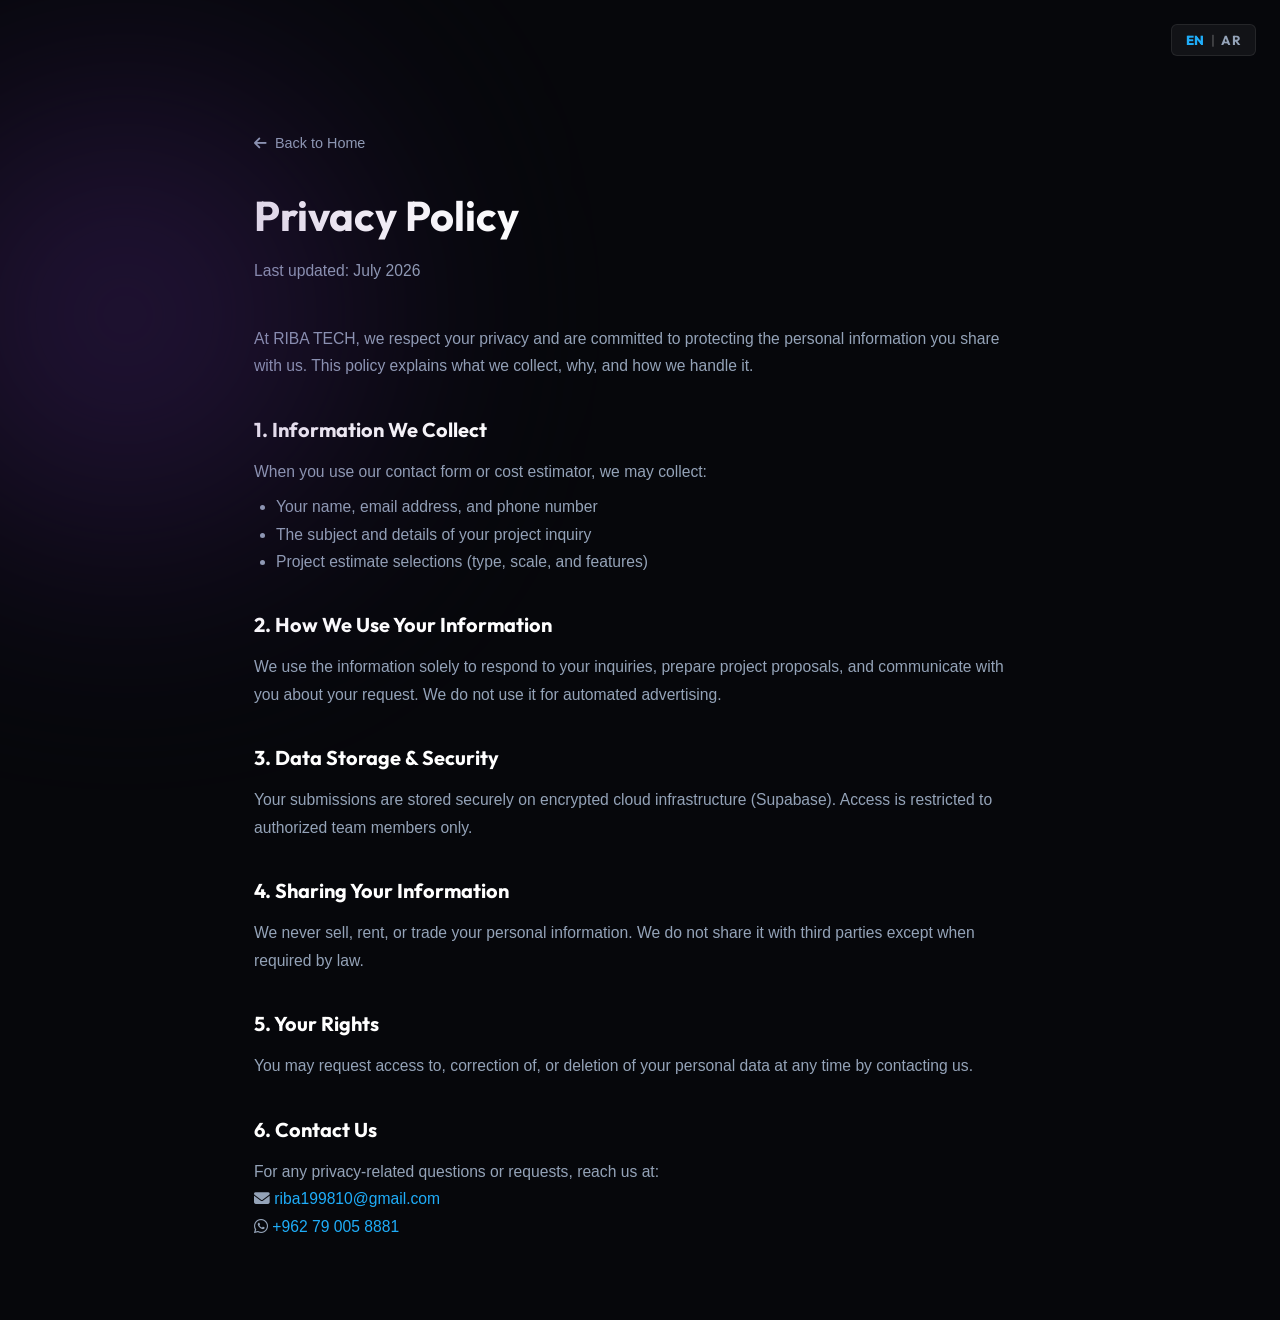
<file: privacy.html>
<!DOCTYPE html>
<html lang="en" dir="ltr" data-lang="en">
<head>
    <meta charset="UTF-8">
    <meta name="viewport" content="width=device-width, initial-scale=1.0">
    <meta name="robots" content="noindex">
    <meta name="description" content="RIBA TECH Privacy Policy — how we collect, use, and protect your data.">
    <title>Privacy Policy — RIBA TECH</title>

    <link rel="icon" type="image/svg+xml" href="assets/logo.svg">
    <link rel="preconnect" href="https://fonts.googleapis.com">
    <link rel="preconnect" href="https://fonts.gstatic.com" crossorigin>
    <link href="https://fonts.googleapis.com/css2?family=Cairo:wght@300;400;500;600;700;800;900&family=Outfit:wght@300;400;500;600;700;800&display=swap" rel="stylesheet">
    <link rel="stylesheet" href="https://cdnjs.cloudflare.com/ajax/libs/font-awesome/6.4.0/css/all.min.css">
    <link rel="stylesheet" href="style.css">
    <style>
        .legal-wrap { max-width: 820px; margin: 0 auto; padding: 130px 24px 80px; }
        .legal-back { display: inline-flex; align-items: center; gap: 8px; color: var(--txt-muted); text-decoration: none; font-size: 0.9rem; margin-bottom: 28px; transition: var(--transition-fast); }
        .legal-back:hover { color: var(--clr-accent-glow); }
        .legal-wrap h1 { font-family: var(--font-heading); font-size: clamp(1.8rem, 4vw, 2.6rem); color: var(--txt-bright); margin-bottom: 8px; }
        .legal-updated { color: var(--txt-muted); font-size: 0.85rem; margin-bottom: 40px; }
        .legal-wrap h2 { font-family: var(--font-heading); font-size: 1.25rem; color: var(--txt-bright); margin: 34px 0 12px; }
        .legal-wrap p, .legal-wrap li { color: var(--txt-muted); line-height: 1.75; font-size: 0.98rem; }
        .legal-wrap ul { padding-left: 22px; margin: 8px 0; }
        [dir="rtl"] .legal-wrap ul { padding-left: 0; padding-right: 22px; }
        [dir="rtl"] .legal-wrap { text-align: right; }
        .legal-lang-toggle { position: fixed; top: 24px; right: 24px; z-index: 100; }
        [dir="rtl"] .legal-lang-toggle { right: auto; left: 24px; }
    </style>
</head>
<body data-lang="en" class="dark-theme">
    <div class="glow-orb orb-1"></div>
    <div class="glow-orb orb-2"></div>

    <button class="lang-toggle legal-lang-toggle" id="lang-toggle" aria-label="Toggle Language">
        <span class="lang-option active-lang" id="lang-en-label">EN</span>
        <span class="lang-divider">|</span>
        <span class="lang-option" id="lang-ar-label">AR</span>
    </button>

    <div class="legal-wrap">
        <a href="index.html" class="legal-back"><i class="fa-solid fa-arrow-left"></i> <span data-en="Back to Home" data-ar="العودة للرئيسية">Back to Home</span></a>

        <h1 data-en="Privacy Policy" data-ar="سياسة الخصوصية">Privacy Policy</h1>
        <p class="legal-updated" data-en="Last updated: July 2026" data-ar="آخر تحديث: تموز 2026">Last updated: July 2026</p>

        <p data-en="At RIBA TECH, we respect your privacy and are committed to protecting the personal information you share with us. This policy explains what we collect, why, and how we handle it." data-ar="في ريبا تيك، نحترم خصوصيتك ونلتزم بحماية المعلومات الشخصية التي تشاركها معنا. توضّح هذه السياسة ما نجمعه، ولماذا، وكيف نتعامل معه.">At RIBA TECH, we respect your privacy and are committed to protecting the personal information you share with us. This policy explains what we collect, why, and how we handle it.</p>

        <h2 data-en="1. Information We Collect" data-ar="١. المعلومات التي نجمعها">1. Information We Collect</h2>
        <p data-en="When you use our contact form or cost estimator, we may collect:" data-ar="عند استخدامك لنموذج التواصل أو حاسبة التكلفة، قد نجمع:">When you use our contact form or cost estimator, we may collect:</p>
        <ul>
            <li data-en="Your name, email address, and phone number" data-ar="اسمك، بريدك الإلكتروني، ورقم هاتفك">Your name, email address, and phone number</li>
            <li data-en="The subject and details of your project inquiry" data-ar="موضوع وتفاصيل استفسارك حول المشروع">The subject and details of your project inquiry</li>
            <li data-en="Project estimate selections (type, scale, and features)" data-ar="اختيارات تقدير المشروع (النوع، الحجم، والمميزات)">Project estimate selections (type, scale, and features)</li>
        </ul>

        <h2 data-en="2. How We Use Your Information" data-ar="٢. كيف نستخدم معلوماتك">2. How We Use Your Information</h2>
        <p data-en="We use the information solely to respond to your inquiries, prepare project proposals, and communicate with you about your request. We do not use it for automated advertising." data-ar="نستخدم المعلومات فقط للرد على استفساراتك، وإعداد عروض المشاريع، والتواصل معك بخصوص طلبك. لا نستخدمها لأي إعلانات آلية.">We use the information solely to respond to your inquiries, prepare project proposals, and communicate with you about your request. We do not use it for automated advertising.</p>

        <h2 data-en="3. Data Storage & Security" data-ar="٣. تخزين البيانات وأمانها">3. Data Storage & Security</h2>
        <p data-en="Your submissions are stored securely on encrypted cloud infrastructure (Supabase). Access is restricted to authorized team members only." data-ar="تُخزَّن بياناتك بشكل آمن على بنية تحتية سحابية مشفّرة (Supabase). الوصول إليها مقتصر على أعضاء الفريق المصرّح لهم فقط.">Your submissions are stored securely on encrypted cloud infrastructure (Supabase). Access is restricted to authorized team members only.</p>

        <h2 data-en="4. Sharing Your Information" data-ar="٤. مشاركة معلوماتك">4. Sharing Your Information</h2>
        <p data-en="We never sell, rent, or trade your personal information. We do not share it with third parties except when required by law." data-ar="لا نبيع أو نؤجّر أو نتاجر بمعلوماتك الشخصية أبداً. ولا نشاركها مع أي طرف ثالث إلا عند الضرورة القانونية.">We never sell, rent, or trade your personal information. We do not share it with third parties except when required by law.</p>

        <h2 data-en="5. Your Rights" data-ar="٥. حقوقك">5. Your Rights</h2>
        <p data-en="You may request access to, correction of, or deletion of your personal data at any time by contacting us." data-ar="يمكنك طلب الوصول إلى بياناتك الشخصية أو تصحيحها أو حذفها في أي وقت عبر التواصل معنا.">You may request access to, correction of, or deletion of your personal data at any time by contacting us.</p>

        <h2 data-en="6. Contact Us" data-ar="٦. تواصل معنا">6. Contact Us</h2>
        <p data-en="For any privacy-related questions or requests, reach us at:" data-ar="لأي أسئلة أو طلبات تتعلق بالخصوصية، تواصل معنا عبر:">For any privacy-related questions or requests, reach us at:</p>
        <p>
            <i class="fa-solid fa-envelope"></i> <a href="mailto:riba199810@gmail.com" style="color:var(--clr-accent-glow);text-decoration:none">riba199810@gmail.com</a><br>
            <i class="fa-brands fa-whatsapp"></i> <a href="https://wa.me/962790058881" target="_blank" rel="noopener" style="color:var(--clr-accent-glow);text-decoration:none">+962 79 005 8881</a>
        </p>
    </div>

    <script>
        (function () {
            const toggle = document.getElementById('lang-toggle');
            let lang = localStorage.getItem('riba_lang') || 'en';
            function apply(l) {
                lang = l;
                localStorage.setItem('riba_lang', l);
                const html = document.documentElement;
                html.setAttribute('lang', l);
                html.setAttribute('dir', l === 'ar' ? 'rtl' : 'ltr');
                document.body.setAttribute('data-lang', l);
                document.body.classList.toggle('arabic-mode', l === 'ar');
                document.querySelectorAll('[data-en],[data-ar]').forEach(el => {
                    const t = el.getAttribute('data-' + l);
                    if (t && el.children.length === 0) el.textContent = t;
                });
                document.getElementById('lang-en-label').classList.toggle('active-lang', l === 'en');
                document.getElementById('lang-ar-label').classList.toggle('active-lang', l === 'ar');
            }
            toggle.addEventListener('click', () => apply(lang === 'en' ? 'ar' : 'en'));
            apply(lang);
        })();
    </script>
</body>
</html>
</file>
<file: style.css>
/* ==========================================================================
   RIBA TECH - PREMIUM STYLE SHEET
   Custom-tailored modern layout with dark glassmorphism & brand color gradients
   Colors: Deep Purple (#5E2B8E) & Electric Blue (#0B6A9F)
   ========================================================================== */

/* --------------------------------------------------------------------------
   1. VARIABLES & RESET
   -------------------------------------------------------------------------- */
:root {
    /* Brand HSL Colors */
    --clr-primary-hue: 268;
    --clr-primary-sat: 53%;
    --clr-primary-light: 36%;
    --clr-primary: hsl(var(--clr-primary-hue), var(--clr-primary-sat), var(--clr-primary-light)); /* #5E2B8E */
    --clr-primary-glow: hsl(var(--clr-primary-hue), 85%, 60%);

    --clr-accent-hue: 201;
    --clr-accent-sats: 87%;
    --clr-accent-light: 33%;
    --clr-accent: hsl(var(--clr-accent-hue), var(--clr-accent-sat), var(--clr-accent-light)); /* #0B6A9F */
    --clr-accent-glow: hsl(var(--clr-accent-hue), 95%, 55%);

    /* Gradients */
    --grad-primary: linear-gradient(135deg, var(--clr-primary) 0%, var(--clr-accent) 100%);
    --grad-glow: linear-gradient(135deg, var(--clr-primary-glow) 0%, var(--clr-accent-glow) 100%);
    --grad-dark-card: linear-gradient(135deg, rgba(255, 255, 255, 0.95) 0%, rgba(240, 245, 255, 0.95) 100%);

    /* Theme Base - LIGHT CREAM THEME BY DEFAULT */
    --bg-dark-base: #FAF6EE; /* Light warm cream background */
    --bg-dark-card: rgba(255, 255, 255, 0.85);
    --bg-dark-card-hover: rgba(255, 255, 255, 0.98);

    /* Typography Colors */
    --txt-main: #334155; /* Slate 700 */
    --txt-muted: #64748B; /* Slate 500 */
    --txt-bright: #0F172A; /* Slate 900 */

    /* Borders & Shadows */
    --border-glass: rgba(94, 43, 142, 0.08);
    --border-glass-glow: rgba(123, 44, 191, 0.2);
    --shadow-premium: 0 15px 35px rgba(94, 43, 142, 0.08);
    --shadow-glow: 0 0 25px rgba(94, 43, 142, 0.12);

    /* Fonts */
    --font-heading: 'Outfit', sans-serif;
    --font-body: 'Inter', sans-serif;

    /* Transitions */
    --transition-fast: 0.25s cubic-bezier(0.4, 0, 0.2, 1);
    --transition-medium: 0.45s cubic-bezier(0.4, 0, 0.2, 1);
}

body.dark-theme {
    /* Theme Base - DARK THEME OVERRIDES */
    --grad-dark-card: linear-gradient(135deg, rgba(30, 20, 45, 0.4) 0%, rgba(10, 25, 40, 0.4) 100%);
    --bg-dark-base: #06070B;
    --bg-dark-card: rgba(16, 17, 24, 0.65);
    --bg-dark-card-hover: rgba(25, 26, 38, 0.8);

    /* Typography Colors */
    --txt-main: #E2E8F0;
    --txt-muted: #94A3B8;
    --txt-bright: #FFFFFF;

    /* Borders & Shadows */
    --border-glass: rgba(255, 255, 255, 0.08);
    --border-glass-glow: rgba(123, 44, 191, 0.35);
    --shadow-premium: 0 15px 35px rgba(0, 0, 0, 0.4);
    --shadow-glow: 0 0 25px rgba(94, 43, 142, 0.25);
}

* {
    margin: 0;
    padding: 0;
    box-sizing: border-box;
    scroll-behavior: smooth;
}

body {
    background-color: var(--bg-dark-base);
    color: var(--txt-main);
    font-family: var(--font-body);
    font-size: 16px;
    line-height: 1.6;
    overflow-x: hidden;
}

html {
    /* Keep anchored sections clear of the fixed header */
    scroll-padding-top: 96px;
    /* body's overflow-x propagates to the viewport, so the glow orbs
       hanging off-screen widen the mobile layout — clip on html too */
    overflow-x: hidden;
}

img {
    max-width: 100%;
    height: auto;
}

/* Custom Scrollbar */
::-webkit-scrollbar {
    width: 8px;
}
::-webkit-scrollbar-track {
    background: var(--bg-dark-base);
}
::-webkit-scrollbar-thumb {
    background: rgba(255, 255, 255, 0.1);
    border-radius: 4px;
}
::-webkit-scrollbar-thumb:hover {
    background: var(--grad-primary);
}

/* --------------------------------------------------------------------------
   2. UTILITIES & TYPOGRAPHY
   -------------------------------------------------------------------------- */
.container {
    width: 100%;
    max-width: 1200px;
    margin: 0 auto;
    padding: 0 24px;
}

.section-padding {
    padding: clamp(60px, 9vw, 100px) 0;
}

.text-center {
    text-align: center;
}

.text-gradient {
    background: var(--grad-glow);
    -webkit-background-clip: text;
    -webkit-text-fill-color: transparent;
    display: inline-block;
}

.accent-text {
    color: var(--clr-accent-glow);
}

/* Custom Badges */
.badge {
    display: inline-flex;
    align-items: center;
    gap: 8px;
    background: rgba(94, 43, 142, 0.15);
    border: 1px solid rgba(123, 44, 191, 0.3);
    padding: 6px 14px;
    border-radius: 100px;
    margin-bottom: 20px;
}

.badge-dot {
    width: 8px;
    height: 8px;
    background-color: var(--clr-accent-glow);
    border-radius: 50%;
    box-shadow: 0 0 10px var(--clr-accent-glow);
    animation: pulse 1.8s infinite;
}

.badge-text {
    color: #F1F5F9;
    font-size: 0.85rem;
    font-weight: 600;
    text-transform: uppercase;
    letter-spacing: 1px;
}

@keyframes pulse {
    0% { transform: scale(0.9); opacity: 0.7; }
    50% { transform: scale(1.1); opacity: 1; }
    100% { transform: scale(0.9); opacity: 0.7; }
}

/* Glow Background Orbs — clipped so they never cause horizontal overflow */
.bg-orbs {
    position: fixed;
    inset: 0;
    overflow: hidden;
    z-index: -1;
    pointer-events: none;
}

.glow-orb {
    position: absolute;
    width: 450px;
    height: 450px;
    border-radius: 50%;
    filter: blur(130px);
    pointer-events: none;
    opacity: 0.35;
}

.orb-1 {
    background: var(--clr-primary);
    top: 10%;
    left: -100px;
    animation: float-orb 15s infinite alternate;
}

.orb-2 {
    background: var(--clr-accent);
    top: 50%;
    right: -100px;
    animation: float-orb 12s infinite alternate-reverse;
}

@keyframes float-orb {
    0% { transform: translate(0, 0) scale(1); }
    100% { transform: translate(50px, 30px) scale(1.15); }
}

/* Header Text Blocks */
.section-header {
    margin-bottom: 60px;
}

.section-title {
    font-family: var(--font-heading);
    font-size: clamp(1.7rem, 3vw + 0.9rem, 2.8rem);
    font-weight: 700;
    line-height: 1.2;
    margin-bottom: 16px;
    color: var(--txt-bright);
}

.section-subtitle {
    color: var(--txt-muted);
    font-size: 1.15rem;
    max-width: 600px;
    margin: 0 auto;
}

/* Buttons */
.btn {
    display: inline-flex;
    align-items: center;
    justify-content: center;
    gap: 10px;
    padding: 14px 28px;
    border-radius: 8px;
    font-family: var(--font-heading);
    font-size: 0.95rem;
    font-weight: 600;
    text-decoration: none;
    cursor: pointer;
    transition: var(--transition-fast);
    border: none;
}

.btn-primary {
    background: var(--grad-primary);
    color: var(--txt-bright);
    box-shadow: var(--shadow-glow);
    position: relative;
    overflow: hidden;
}

.btn-primary::before {
    content: '';
    position: absolute;
    top: 0;
    left: -100%;
    width: 100%;
    height: 100%;
    background: linear-gradient(90deg, transparent, rgba(255, 255, 255, 0.15), transparent);
    transition: 0.5s;
}

.btn-primary:hover {
    box-shadow: 0 0 30px rgba(123, 44, 191, 0.5);
    transform: translateY(-2px);
}

.btn-primary:hover::before {
    left: 100%;
}

.btn-secondary {
    background: rgba(255, 255, 255, 0.05);
    color: var(--txt-main);
    border: 1px solid var(--border-glass);
}

.btn-secondary:hover {
    background: rgba(255, 255, 255, 0.1);
    color: var(--txt-bright);
    border-color: rgba(255, 255, 255, 0.2);
    transform: translateY(-2px);
}

.btn-nav {
    padding: 10px 20px;
    font-size: 0.85rem;
    background: transparent;
    color: var(--txt-bright);
    border: 1px solid var(--clr-accent-glow);
    box-shadow: 0 0 10px rgba(11, 106, 159, 0.2);
}

.btn-nav:hover {
    background: var(--clr-accent-glow);
    color: var(--bg-dark-base);
    box-shadow: 0 0 18px rgba(11, 106, 159, 0.5);
}

.btn-block {
    width: 100%;
}

.btn-lg {
    padding: 16px 32px;
    font-size: 1.05rem;
}

.icon-btn {
    transition: var(--transition-fast);
}

.btn:hover .icon-btn {
    transform: translateX(4px);
}

/* --------------------------------------------------------------------------
   3. HEADER & NAVIGATION
   -------------------------------------------------------------------------- */
.main-header {
    position: fixed;
    top: 0;
    left: 0;
    width: 100%;
    height: 80px;
    display: flex;
    align-items: center;
    background: rgba(6, 7, 11, 0.65);
    backdrop-filter: blur(16px);
    -webkit-backdrop-filter: blur(16px);
    border-bottom: 1px solid var(--border-glass);
    z-index: 1000;
    transition: var(--transition-fast);
}

.main-header.scrolled {
    height: 70px;
    background: rgba(6, 7, 11, 0.85);
    box-shadow: var(--shadow-premium);
}

.navbar-container {
    display: flex;
    align-items: center;
    justify-content: space-between;
    gap: 24px;
}

.logo {
    display: flex;
    align-items: center;
    gap: 12px;
    text-decoration: none;
    flex-shrink: 0;
}

.logo-img {
    height: 42px;
    width: 42px;
    border-radius: 8px;
    object-fit: cover;
    border: 1px solid var(--border-glass-glow);
    box-shadow: 0 0 8px rgba(123, 44, 191, 0.3);
}

.logo-text {
    font-family: var(--font-heading);
    font-size: 1.5rem;
    font-weight: 800;
    letter-spacing: 1.5px;
    color: var(--txt-bright);
}

.nav-menu {
    display: flex;
    align-items: center;
    justify-content: center;
    flex: 1;
}

.nav-list {
    display: flex;
    list-style: none;
    gap: 24px;
    margin: 0;
    padding: 0;
}

.nav-link {
    text-decoration: none;
    color: var(--txt-muted);
    font-size: 0.95rem;
    font-weight: 500;
    transition: var(--transition-fast);
    position: relative;
    padding: 6px 0;
}

.nav-link::after {
    content: '';
    position: absolute;
    bottom: 0;
    left: 0;
    width: 0;
    height: 2px;
    background: var(--grad-glow);
    transition: var(--transition-fast);
}

.nav-link:hover,
.nav-link.active {
    color: var(--txt-bright);
}

.nav-link:hover::after,
.nav-link.active::after {
    width: 100%;
}

.nav-actions {
    display: flex;
    align-items: center;
    gap: 16px;
}

/* Header Search Box */
.header-search-box {
    position: relative;
    display: flex;
    align-items: center;
    background: rgba(255, 255, 255, 0.05);
    border: 1px solid var(--border-glass);
    border-radius: 100px;
    padding: 6px 14px 6px 36px;
    transition: var(--transition-fast);
}
.header-search-box:focus-within {
    border-color: var(--clr-primary-glow);
    background: rgba(255, 255, 255, 0.1);
}
.header-search-box input {
    background: transparent;
    border: none;
    outline: none;
    font-size: 0.82rem;
    color: var(--txt-bright);
    width: 120px;
    transition: width 0.3s;
}
.header-search-box input:focus {
    width: 160px;
}
.header-search-box i {
    position: absolute;
    left: 12px;
    font-size: 0.85rem;
    color: var(--txt-muted);
    pointer-events: none;
}
[dir="rtl"] .header-search-box {
    padding: 6px 36px 6px 14px;
}
[dir="rtl"] .header-search-box i {
    left: auto;
    right: 12px;
}

/* Hero Logo Display */
.hero-logo-display {
    width: 100%;
    height: 260px;
    display: flex;
    align-items: center;
    justify-content: center;
    background: radial-gradient(circle, rgba(123, 44, 191, 0.05) 0%, transparent 70%);
    position: relative;
    border-bottom: 1px solid var(--border-glass);
}
.hero-circuit-logo {
    width: 70%;
    height: 70%;
    object-fit: contain;
    filter: drop-shadow(0 0 15px rgba(123, 44, 191, 0.25));
    animation: float-logo 4s infinite alternate;
}
@keyframes float-logo {
    0% { transform: translateY(0); }
    100% { transform: translateY(-8px); }
}

.mobile-nav-toggle {
    display: none;
    flex-direction: column;
    justify-content: space-between;
    width: 24px;
    height: 18px;
    background: transparent;
    border: none;
    cursor: pointer;
    z-index: 1100;
}

.mobile-nav-toggle .bar {
    width: 100%;
    height: 2px;
    background-color: var(--txt-main);
    border-radius: 2px;
    transition: var(--transition-fast);
}

/* --------------------------------------------------------------------------
   4. HERO SECTION
   -------------------------------------------------------------------------- */
.hero-section {
    position: relative;
    padding: clamp(120px, 16vw, 180px) 0 clamp(60px, 9vw, 100px) 0;
    min-height: 100vh;
    min-height: 100svh;
    display: flex;
    align-items: center;
    overflow: hidden;
}

.hero-canvas {
    position: absolute;
    top: 0;
    left: 0;
    width: 100%;
    height: 100%;
    z-index: 0;
    pointer-events: all;
    opacity: 0.45;
}

.hero-container {
    position: relative;
    z-index: 10;
    display: grid;
    grid-template-columns: 1.1fr 0.9fr;
    align-items: center;
    gap: 48px;
}

.hero-content {
    max-width: 620px;
}

.hero-title {
    font-family: var(--font-heading);
    font-size: clamp(2rem, 3.2vw + 1.1rem, 3.4rem);
    font-weight: 800;
    line-height: 1.15;
    margin-bottom: 24px;
    color: var(--txt-bright);
    letter-spacing: -0.5px;
}

.hero-description {
    color: var(--txt-muted);
    font-size: 1.15rem;
    line-height: 1.65;
    margin-bottom: 36px;
}

.hero-actions {
    display: flex;
    gap: 16px;
}

.hero-graphic-wrapper {
    display: flex;
    justify-content: center;
    align-items: center;
    perspective: 1000px;
}

.hero-card {
    position: relative;
    width: 100%;
    max-width: 460px;
    border-radius: 16px;
    overflow: hidden;
    background: var(--bg-dark-card);
    border: 1px solid var(--border-glass);
    box-shadow: var(--shadow-premium);
    transition: var(--transition-medium);
    transform-style: preserve-3d;
}

.hero-card:hover {
    transform: translateY(-8px) rotateX(2deg) rotateY(-2deg);
    border-color: var(--border-glass-glow);
    box-shadow: 0 20px 45px rgba(123, 44, 191, 0.15);
}

.card-glow {
    position: absolute;
    top: -50%;
    left: -50%;
    width: 200%;
    height: 200%;
    background: radial-gradient(circle, rgba(123, 44, 191, 0.15) 0%, transparent 60%);
    pointer-events: none;
    z-index: 1;
}

.hero-card-banner {
    width: 100%;
    height: 260px;
    object-fit: cover;
    display: block;
    border-bottom: 1px solid var(--border-glass);
}

.card-overlay-content {
    padding: 24px;
    background: var(--grad-dark-card);
    position: relative;
    z-index: 2;
}

.stat-badge {
    display: flex;
    align-items: center;
    gap: 14px;
    background: rgba(255, 255, 255, 0.03);
    border: 1px solid var(--border-glass);
    padding: 12px 18px;
    border-radius: 12px;
    margin-bottom: 16px;
}

.stat-icon {
    font-size: 1.3rem;
    color: var(--clr-accent-glow);
    background: rgba(11, 106, 159, 0.15);
    width: 40px;
    height: 40px;
    border-radius: 8px;
    display: flex;
    align-items: center;
    justify-content: center;
    box-shadow: 0 0 10px rgba(11, 106, 159, 0.2);
}

.stat-info {
    display: flex;
    flex-direction: column;
}

.stat-val {
    font-family: var(--font-heading);
    font-weight: 700;
    font-size: 1.15rem;
    color: var(--txt-bright);
}

.stat-lbl {
    font-size: 0.75rem;
    color: var(--txt-muted);
}

.tech-stack-icons {
    display: flex;
    flex-wrap: wrap;
    gap: 8px;
}

.tech-tag {
    font-size: 0.75rem;
    font-weight: 600;
    background: rgba(255, 255, 255, 0.05);
    border: 1px solid var(--border-glass);
    padding: 4px 10px;
    border-radius: 6px;
    color: var(--txt-main);
    display: flex;
    align-items: center;
    gap: 6px;
}

.tech-tag i {
    color: var(--clr-accent-glow);
}

/* --------------------------------------------------------------------------
   5. ABOUT US SECTION
   -------------------------------------------------------------------------- */
.about-grid {
    display: grid;
    grid-template-columns: 1fr 1fr;
    gap: 64px;
    align-items: center;
}

.about-heading {
    font-family: var(--font-heading);
    font-size: clamp(1.5rem, 2vw + 0.8rem, 2.1rem);
    font-weight: 700;
    line-height: 1.3;
    margin-bottom: 20px;
    color: var(--txt-bright);
}

.about-text {
    color: var(--txt-muted);
    margin-bottom: 20px;
}

.about-features {
    margin-top: 36px;
    display: flex;
    flex-direction: column;
    gap: 24px;
}

.feature-item {
    display: flex;
    gap: 16px;
}

.feature-icon {
    width: 48px;
    height: 48px;
    border-radius: 10px;
    background: rgba(94, 43, 142, 0.15);
    border: 1px solid rgba(123, 44, 191, 0.25);
    display: flex;
    align-items: center;
    justify-content: center;
    font-size: 1.25rem;
    color: var(--clr-primary-glow);
    flex-shrink: 0;
}

.feature-desc h4 {
    font-family: var(--font-heading);
    color: var(--txt-bright);
    font-size: 1.1rem;
    font-weight: 600;
    margin-bottom: 6px;
}

.feature-desc p {
    color: var(--txt-muted);
    font-size: 0.95rem;
}

/* About Visual Stack */
.about-visual {
    position: relative;
    padding: 40px 0;
}

.visual-stack {
    position: relative;
    width: 100%;
    max-width: 440px;
    margin: 0 auto;
}

.visual-card {
    border-radius: 16px;
    overflow: hidden;
    box-shadow: var(--shadow-premium);
}

.main-visual {
    width: 100%;
    height: 380px;
    border: 1px solid var(--border-glass);
    background: radial-gradient(circle at center, rgba(123, 44, 191, 0.15) 0%, rgba(6, 7, 11, 0.85) 100%), var(--bg-dark-card);
    display: flex;
    align-items: center;
    justify-content: center;
    padding: 30px;
}

.main-visual .visual-img {
    width: 75%;
    height: 75%;
    object-fit: contain;
    filter: drop-shadow(0 0 20px rgba(123, 44, 191, 0.3));
}

.visual-glow {
    position: absolute;
    top: 0;
    left: 0;
    width: 100%;
    height: 100%;
    background: linear-gradient(180deg, transparent 40%, rgba(6, 7, 11, 0.7));
    pointer-events: none;
}

.overlay-visual {
    position: absolute;
    bottom: -30px;
    right: -30px;
    width: 290px;
    background: #0D0E15;
    border: 1px solid rgba(255, 255, 255, 0.08);
    font-family: 'Courier New', Courier, monospace;
    font-size: 0.8rem;
    color: #F8FAFC;
    box-shadow: 0 20px 40px rgba(0, 0, 0, 0.5);
    z-index: 10;
}

/* Terminal Styling */
.terminal-header {
    background: #1E2030;
    padding: 10px 14px;
    display: flex;
    align-items: center;
    gap: 6px;
    border-bottom: 1px solid rgba(255, 255, 255, 0.05);
}

.terminal-dot {
    width: 10px;
    height: 10px;
    border-radius: 50%;
}

.terminal-dot.red { background: #EF4444; }
.terminal-dot.yellow { background: #F59E0B; }
.terminal-dot.green { background: #10B981; }

.terminal-title {
    margin-left: 6px;
    font-size: 0.7rem;
    color: #94A3B8;
}

.terminal-body {
    padding: 16px;
    font-family: Consolas, Monaco, "Andale Mono", monospace;
    line-height: 1.5;
}

.t-line {
    margin-bottom: 4px;
}

.t-comment { color: #64748B; }
.t-keyword { color: #C792EA; }
.t-string { color: #C3E88D; }
.t-number { color: #F78C6C; }
.indent { padding-left: 16px; }

.t-line.success {
    color: #34D399;
    margin-top: 12px;
}

/* --------------------------------------------------------------------------
   6. SERVICES SECTION
   -------------------------------------------------------------------------- */
.services-grid {
    display: grid;
    grid-template-columns: repeat(3, 1fr);
    gap: 24px;
}

.service-card {
    position: relative;
    background: var(--bg-dark-card);
    border: 1px solid var(--border-glass);
    padding: 40px 32px;
    border-radius: 16px;
    transition: var(--transition-medium);
    overflow: hidden;
    display: flex;
    flex-direction: column;
}

.service-glow {
    position: absolute;
    top: 0;
    left: 0;
    width: 100%;
    height: 100%;
    background: radial-gradient(circle at 80% 20%, rgba(123, 44, 191, 0.15) 0%, transparent 60%);
    pointer-events: none;
    opacity: 0;
    transition: var(--transition-medium);
}

.service-card:hover {
    background: var(--bg-dark-card-hover);
    border-color: var(--border-glass-glow);
    transform: translateY(-6px);
    box-shadow: var(--shadow-premium), var(--shadow-glow);
}

.service-card:hover .service-glow {
    opacity: 1;
}

.service-header {
    display: flex;
    align-items: center;
    gap: 16px;
    margin-bottom: 20px;
}

.service-icon-box {
    width: 50px;
    height: 50px;
    background: rgba(255, 255, 255, 0.03);
    border: 1px solid var(--border-glass);
    border-radius: 12px;
    display: flex;
    align-items: center;
    justify-content: center;
    font-size: 1.35rem;
    color: var(--clr-accent-glow);
    transition: var(--transition-fast);
}

.service-card:hover .service-icon-box {
    background: var(--clr-primary);
    border-color: var(--clr-primary-glow);
    color: var(--txt-bright);
    box-shadow: 0 0 15px rgba(123, 44, 191, 0.4);
}

.service-name {
    font-family: var(--font-heading);
    font-size: 1.25rem;
    font-weight: 700;
    color: var(--txt-bright);
}

.service-description {
    color: var(--txt-muted);
    font-size: 0.95rem;
    margin-bottom: 24px;
    flex-grow: 1;
}

.service-bullets {
    list-style: none;
    display: flex;
    flex-direction: column;
    gap: 10px;
}

.service-bullets li {
    display: flex;
    align-items: center;
    gap: 10px;
    font-size: 0.85rem;
    color: var(--txt-main);
}

.service-bullets li i {
    color: var(--clr-accent-glow);
    font-size: 0.9rem;
}

/* --------------------------------------------------------------------------
   7. PROJECT COST CALCULATOR SECTION
   -------------------------------------------------------------------------- */
.calculator-wrapper {
    position: relative;
    background: var(--bg-dark-card);
    border: 1px solid var(--border-glass);
    border-radius: 20px;
    display: grid;
    grid-template-columns: 1.25fr 0.75fr;
    overflow: hidden;
    box-shadow: var(--shadow-premium);
}

.calc-glow-bg {
    position: absolute;
    top: 50%;
    left: 50%;
    transform: translate(-50%, -50%);
    width: 80%;
    height: 80%;
    background: radial-gradient(circle, rgba(123, 44, 191, 0.08) 0%, transparent 60%);
    pointer-events: none;
    z-index: 0;
}

.calc-options {
    padding: 48px;
    position: relative;
    z-index: 2;
    border-right: 1px solid var(--border-glass);
}

.calc-group {
    margin-bottom: 40px;
}

.calc-group:last-child {
    margin-bottom: 0;
}

.calc-group-title {
    font-family: var(--font-heading);
    font-size: 1.2rem;
    font-weight: 700;
    margin-bottom: 20px;
    color: var(--txt-bright);
    display: flex;
    align-items: center;
    gap: 12px;
}

.step-num {
    display: flex;
    align-items: center;
    justify-content: center;
    width: 26px;
    height: 26px;
    border-radius: 50%;
    background: var(--grad-primary);
    font-size: 0.8rem;
    color: var(--txt-bright);
}

/* Project Type Selectors */
.calc-grid-selector {
    display: grid;
    grid-template-columns: repeat(2, 1fr);
    gap: 16px;
}

.selector-card {
    background: rgba(255, 255, 255, 0.02);
    border: 1px solid var(--border-glass);
    border-radius: 12px;
    padding: 20px;
    display: flex;
    flex-direction: column;
    align-items: center;
    gap: 12px;
    cursor: pointer;
    transition: var(--transition-fast);
}

.sel-icon {
    font-size: 1.7rem;
    color: var(--txt-muted);
    transition: var(--transition-fast);
}

.sel-name {
    font-weight: 600;
    font-size: 0.9rem;
    color: var(--txt-muted);
    transition: var(--transition-fast);
}

.hidden-radio {
    display: none;
}

.selector-card:hover {
    background: rgba(255, 255, 255, 0.05);
    border-color: rgba(255, 255, 255, 0.15);
}

.selector-card.active {
    background: rgba(123, 44, 191, 0.08);
    border-color: var(--clr-primary-glow);
    box-shadow: 0 0 15px rgba(123, 44, 191, 0.15);
}

.selector-card.active .sel-icon {
    color: var(--clr-primary-glow);
    transform: scale(1.1);
}

.selector-card.active .sel-name {
    color: var(--txt-bright);
}

/* Slider Controls */
.calc-slider-header {
    display: flex;
    align-items: center;
    justify-content: space-between;
    margin-bottom: 12px;
}

.slider-value-display {
    font-family: var(--font-heading);
    font-weight: 700;
    color: var(--clr-accent-glow);
    font-size: 1.05rem;
    background: rgba(11, 106, 159, 0.12);
    padding: 4px 12px;
    border-radius: 6px;
    border: 1px solid rgba(11, 106, 159, 0.2);
}

.slider-container {
    width: 100%;
    margin-top: 10px;
}

.custom-slider {
    -webkit-appearance: none;
    appearance: none;
    width: 100%;
    height: 6px;
    border-radius: 4px;
    background: rgba(255, 255, 255, 0.1);
    outline: none;
    transition: opacity .2s;
}

.custom-slider::-webkit-slider-thumb {
    -webkit-appearance: none;
    appearance: none;
    width: 18px;
    height: 18px;
    border-radius: 50%;
    background: var(--clr-accent-glow);
    cursor: pointer;
    box-shadow: 0 0 12px var(--clr-accent-glow);
    transition: var(--transition-fast);
}

.custom-slider::-webkit-slider-thumb:hover {
    transform: scale(1.25);
}

.slider-labels {
    display: flex;
    justify-content: space-between;
    font-size: 0.75rem;
    color: var(--txt-muted);
    margin-top: 8px;
}

/* Checkbox Cards */
.calc-checkbox-grid {
    display: grid;
    grid-template-columns: repeat(2, 1fr);
    gap: 16px;
}

.checkbox-card {
    background: rgba(255, 255, 255, 0.02);
    border: 1px solid var(--border-glass);
    border-radius: 12px;
    padding: 16px;
    display: flex;
    align-items: center;
    gap: 14px;
    cursor: pointer;
    transition: var(--transition-fast);
}

.hidden-checkbox {
    display: none;
}

.check-box-indicator {
    width: 22px;
    height: 22px;
    border-radius: 6px;
    border: 1px solid var(--border-glass);
    background: rgba(255, 255, 255, 0.03);
    display: flex;
    align-items: center;
    justify-content: center;
    color: transparent;
    font-size: 0.75rem;
    transition: var(--transition-fast);
    flex-shrink: 0;
}

.check-label-info {
    display: flex;
    flex-direction: column;
}

.check-title {
    font-size: 0.9rem;
    font-weight: 600;
    color: var(--txt-main);
    transition: var(--transition-fast);
}

.check-subtitle {
    font-size: 0.75rem;
    color: var(--txt-muted);
}

.checkbox-card:hover {
    background: rgba(255, 255, 255, 0.05);
    border-color: rgba(255, 255, 255, 0.15);
}

.checkbox-card.active {
    background: rgba(11, 106, 159, 0.05);
    border-color: rgba(11, 106, 159, 0.4);
}

.checkbox-card.active .check-box-indicator {
    background: var(--clr-accent-glow);
    border-color: var(--clr-accent-glow);
    color: var(--bg-dark-base);
    box-shadow: 0 0 10px rgba(11, 106, 159, 0.4);
}

.checkbox-card.active .check-title {
    color: var(--txt-bright);
}

/* Sidebar output panel */
.calc-summary-panel {
    padding: 48px;
    background: var(--grad-dark-card);
    display: flex;
    flex-direction: column;
    justify-content: center;
    position: relative;
    z-index: 2;
}

.summary-card {
    background: rgba(6, 7, 11, 0.5);
    border: 1px solid var(--border-glass);
    border-radius: 14px;
    padding: 32px 24px;
}

.summary-title {
    font-family: var(--font-heading);
    font-size: 1.25rem;
    font-weight: 700;
    color: var(--txt-bright);
    margin-bottom: 24px;
    text-align: center;
    border-bottom: 1px solid var(--border-glass);
    padding-bottom: 12px;
}

.summary-details-list {
    display: flex;
    flex-direction: column;
    gap: 12px;
    margin-bottom: 28px;
}

.summary-row {
    display: flex;
    justify-content: space-between;
    align-items: center;
    gap: 12px;
    font-size: 0.9rem;
    padding: 10px 12px;
    border-radius: 12px;
    background: rgba(255, 255, 255, 0.02);
    border: 1px solid rgba(255, 255, 255, 0.06);
}

.summary-row + .summary-row {
    margin-top: 10px;
}

.sum-label {
    color: var(--txt-muted);
    font-weight: 600;
}

.sum-value {
    color: var(--txt-main);
    font-weight: 700;
    text-align: left;
    white-space: nowrap;
}

.border-top {
    border-top: 1px solid var(--border-glass);
    padding-top: 12px;
    margin-top: 4px;
}

.accent-green {
    color: #10B981;
}

.price-display-wrapper {
    text-align: center;
    background: rgba(255, 255, 255, 0.02);
    border: 1px solid var(--border-glass);
    border-radius: 10px;
    padding: 20px 12px;
    margin-bottom: 24px;
}

.price-lbl {
    font-size: 0.7rem;
    font-weight: 700;
    letter-spacing: 1px;
    color: var(--txt-muted);
    margin-bottom: 6px;
}

.price-amount {
    font-family: var(--font-heading);
    font-size: 2.3rem;
    font-weight: 800;
    color: var(--clr-primary-glow);
    text-shadow: 0 0 15px rgba(123, 44, 191, 0.3);
}

.price-note {
    font-size: 0.65rem;
    color: var(--txt-muted);
    margin-top: 6px;
}

/* --------------------------------------------------------------------------
   8. PORTFOLIO SHOWCASE SECTION
   -------------------------------------------------------------------------- */
.portfolio-filters {
    display: flex;
    justify-content: center;
    gap: 12px;
    margin-bottom: 48px;
}

.filter-btn {
    background: rgba(255, 255, 255, 0.03);
    border: 1px solid var(--border-glass);
    color: var(--txt-muted);
    padding: 10px 20px;
    border-radius: 8px;
    font-family: var(--font-heading);
    font-weight: 600;
    font-size: 0.9rem;
    cursor: pointer;
    transition: var(--transition-fast);
}

.filter-btn:hover {
    background: rgba(255, 255, 255, 0.07);
    color: var(--txt-bright);
}

.filter-btn.active {
    background: var(--clr-primary);
    border-color: var(--clr-primary-glow);
    color: var(--txt-bright);
    box-shadow: var(--shadow-glow);
}

.portfolio-grid {
    display: grid;
    grid-template-columns: repeat(3, 1fr);
    gap: 24px;
}

.portfolio-item {
    position: relative;
    border-radius: 14px;
    overflow: hidden;
    border: 1px solid var(--border-glass);
    transition: var(--transition-medium);
}

.portfolio-img-box {
    width: 100%;
    height: 250px;
    overflow: hidden;
    position: relative;
}

.portfolio-img {
    width: 100%;
    height: 100%;
    object-fit: cover;
    transition: var(--transition-medium);
}

.portfolio-overlay {
    position: absolute;
    top: 0;
    left: 0;
    width: 100%;
    height: 100%;
    background: linear-gradient(180deg, rgba(6, 7, 11, 0.2) 0%, rgba(6, 7, 11, 0.95) 90%);
    opacity: 0;
    transition: var(--transition-medium);
    display: flex;
    align-items: flex-end;
    padding: 24px;
}

.portfolio-item:hover {
    transform: translateY(-6px);
    border-color: var(--border-glass-glow);
    box-shadow: var(--shadow-premium);
}

.portfolio-item:hover .portfolio-img {
    transform: scale(1.08);
}

.portfolio-item:hover .portfolio-overlay {
    opacity: 1;
}

.overlay-details {
    width: 100%;
}

.proj-category {
    font-size: 0.75rem;
    text-transform: uppercase;
    font-weight: 700;
    color: var(--clr-accent-glow);
    letter-spacing: 1px;
    display: block;
    margin-bottom: 6px;
}

.proj-title {
    font-family: var(--font-heading);
    font-size: 1.25rem;
    font-weight: 700;
    color: var(--txt-bright);
    margin-bottom: 8px;
}

.proj-snippet {
    font-size: 0.85rem;
    color: var(--txt-muted);
    margin-bottom: 12px;
}

.proj-link {
    font-size: 0.85rem;
    font-weight: 600;
    color: var(--txt-bright);
    display: flex;
    align-items: center;
    gap: 6px;
    transition: var(--transition-fast);
}

.portfolio-item:hover .proj-link {
    color: var(--clr-primary-glow);
}

.portfolio-item.hidden {
    display: none;
}

/* --------------------------------------------------------------------------
   9. CONTACT SECTION
   -------------------------------------------------------------------------- */
.contact-grid {
    display: grid;
    grid-template-columns: 0.9fr 1.1fr;
    gap: 48px;
    align-items: stretch;
}

.contact-info-panel {
    position: relative;
    background: var(--grad-dark-card);
    border: 1px solid var(--border-glass);
    border-radius: 16px;
    padding: 48px;
    display: flex;
    flex-direction: column;
    justify-content: space-between;
    overflow: hidden;
}

.contact-card-bg {
    position: absolute;
    top: 0;
    left: 0;
    width: 100%;
    height: 100%;
    background: radial-gradient(circle at 10% 10%, rgba(11, 106, 159, 0.12) 0%, transparent 60%);
    pointer-events: none;
    z-index: 0;
}

.info-title {
    font-family: var(--font-heading);
    font-size: 1.8rem;
    font-weight: 700;
    color: var(--txt-bright);
    margin-bottom: 16px;
    position: relative;
    z-index: 2;
}

.info-text {
    color: var(--txt-muted);
    font-size: 1rem;
    line-height: 1.6;
    margin-bottom: 32px;
    position: relative;
    z-index: 2;
}

.contact-channels {
    display: flex;
    flex-direction: column;
    gap: 20px;
    margin-bottom: 40px;
    position: relative;
    z-index: 2;
}

.channel-card {
    display: flex;
    align-items: center;
    gap: 16px;
    background: rgba(6, 7, 11, 0.4);
    border: 1px solid var(--border-glass);
    padding: 18px 24px;
    border-radius: 12px;
    transition: var(--transition-fast);
}

.channel-card:hover {
    border-color: rgba(255, 255, 255, 0.15);
    background: rgba(6, 7, 11, 0.6);
}

.channel-icon {
    width: 44px;
    height: 44px;
    border-radius: 50%;
    background: rgba(11, 106, 159, 0.15);
    border: 1px solid rgba(11, 106, 159, 0.25);
    color: var(--clr-accent-glow);
    display: flex;
    align-items: center;
    justify-content: center;
    font-size: 1.15rem;
    flex-shrink: 0;
}

.channel-info {
    display: flex;
    flex-direction: column;
}

.chan-title {
    font-size: 0.75rem;
    color: var(--txt-muted);
    font-weight: 600;
}

.chan-link {
    font-size: 0.95rem;
    color: var(--txt-bright);
    text-decoration: none;
    font-weight: 600;
    transition: var(--transition-fast);
}

.chan-link:hover {
    color: var(--clr-accent-glow);
}

.brand-showcase-panel {
    display: flex;
    align-items: center;
    gap: 14px;
    background: rgba(255, 255, 255, 0.02);
    border: 1px solid var(--border-glass);
    padding: 16px;
    border-radius: 10px;
    position: relative;
    z-index: 2;
}

.showcase-mini-logo {
    width: 42px;
    height: 42px;
    border-radius: 6px;
    object-fit: cover;
}

.showcase-caption {
    display: flex;
    flex-direction: column;
}

.showcase-caption strong {
    font-size: 0.8rem;
    color: var(--txt-bright);
    letter-spacing: 0.5px;
}

.showcase-caption span {
    font-size: 0.7rem;
    color: var(--txt-muted);
}

/* Contact Form Wrapper */
.contact-form-wrapper {
    background: var(--bg-dark-card);
    border: 1px solid var(--border-glass);
    border-radius: 16px;
    padding: 48px;
    position: relative;
    overflow: hidden;
    display: flex;
    flex-direction: column;
    justify-content: center;
}

.riba-form {
    display: flex;
    flex-direction: column;
    gap: 20px;
    transition: opacity 0.3s ease;
}

.form-row-2 {
    display: grid;
    grid-template-columns: repeat(2, 1fr);
    gap: 20px;
}

.form-group {
    display: flex;
    flex-direction: column;
    gap: 8px;
}

.form-label {
    font-size: 0.85rem;
    font-weight: 600;
    color: var(--txt-main);
    letter-spacing: 0.5px;
}

.form-input,
.form-textarea {
    background: rgba(6, 7, 11, 0.5);
    border: 1px solid var(--border-glass);
    border-radius: 8px;
    padding: 14px 18px;
    font-family: var(--font-body);
    font-size: 0.95rem;
    color: var(--txt-bright);
    transition: var(--transition-fast);
    outline: none;
}

.form-input::placeholder,
.form-textarea::placeholder {
    color: #475569;
}

.form-input:focus,
.form-textarea:focus {
    border-color: var(--clr-primary-glow);
    background: rgba(6, 7, 11, 0.8);
    box-shadow: 0 0 10px rgba(123, 44, 191, 0.15);
}

.form-textarea {
    resize: none;
}

/* Terminal Overlay CSS */
.terminal-overlay {
    width: 100%;
    height: 100%;
    min-height: 400px;
    background: #08090C;
    border: 1px solid rgba(255, 255, 255, 0.08);
    border-radius: 12px;
    box-shadow: var(--shadow-premium);
    overflow: hidden;
    display: flex;
    flex-direction: column;
    transition: opacity 0.5s ease;
}

.terminal-overlay.hidden {
    display: none;
    opacity: 0;
}

.terminal-overlay .terminal-body {
    padding: 24px;
    font-size: 0.9rem;
    flex-grow: 1;
    overflow-y: auto;
}

.t-bold {
    font-weight: bold;
    color: var(--txt-bright);
}

.t-info-row {
    padding-left: 20px;
    margin-bottom: 6px;
}

/* --------------------------------------------------------------------------
   10. FOOTER SECTION
   -------------------------------------------------------------------------- */
.main-footer {
    background: #040508;
    border-top: 1px solid var(--border-glass);
    padding: 80px 0 40px 0;
}

.footer-top {
    display: flex;
    justify-content: space-between;
    gap: 48px;
    margin-bottom: 60px;
}

.footer-brand {
    max-width: 400px;
}

.footer-brand .logo {
    margin-bottom: 20px;
}

.footer-brand-desc {
    color: var(--txt-muted);
    font-size: 0.95rem;
    line-height: 1.6;
}

.footer-links-grid {
    display: flex;
    gap: 80px;
}

.links-column {
    display: flex;
    flex-direction: column;
    gap: 20px;
}

.column-title {
    font-family: var(--font-heading);
    font-size: 1rem;
    font-weight: 700;
    color: var(--txt-bright);
    letter-spacing: 0.5px;
    text-transform: uppercase;
}

.column-list {
    list-style: none;
    display: flex;
    flex-direction: column;
    gap: 12px;
}

.column-list a {
    text-decoration: none;
    color: var(--txt-muted);
    font-size: 0.9rem;
    transition: var(--transition-fast);
}

.column-list a:hover {
    color: var(--clr-primary-glow);
    padding-left: 4px;
}

.footer-bottom {
    display: flex;
    justify-content: space-between;
    align-items: center;
    border-top: 1px solid var(--border-glass);
    padding-top: 32px;
}

.copyright-text {
    font-size: 0.85rem;
    color: var(--txt-muted);
}

.footer-socials {
    display: flex;
    gap: 12px;
}

.social-icon {
    width: 38px;
    height: 38px;
    border-radius: 50%;
    background: rgba(255, 255, 255, 0.02);
    border: 1px solid var(--border-glass);
    display: flex;
    align-items: center;
    justify-content: center;
    color: var(--txt-muted);
    text-decoration: none;
    transition: var(--transition-fast);
}

.social-icon:hover {
    background: var(--clr-primary);
    border-color: var(--clr-primary-glow);
    color: var(--txt-bright);
    transform: translateY(-2px);
    box-shadow: 0 5px 15px rgba(123, 44, 191, 0.3);
}

/* --------------------------------------------------------------------------
   9.5. TESTIMONIALS SECTION ("ثقة عملائنا، قصة نجاحنا")
   -------------------------------------------------------------------------- */
.testimonials-section {
    position: relative;
    background: var(--bg-dark-base);
    overflow: hidden;
}

.testimonials-grid {
    display: grid;
    grid-template-columns: repeat(3, 1fr);
    gap: 24px;
}

.testimonial-card {
    position: relative;
    background: var(--bg-dark-card);
    border: 1px solid var(--border-glass);
    border-radius: 16px;
    padding: 40px 28px;
    text-align: center;
    transition: var(--transition-medium);
    display: flex;
    flex-direction: column;
    align-items: center;
}

.testimonial-card:hover {
    background: var(--bg-dark-card-hover);
    border-color: var(--border-glass-glow);
    transform: translateY(-6px);
    box-shadow: var(--shadow-premium), var(--shadow-glow);
}

.testimonial-avatar-wrapper {
    position: relative;
    width: 90px;
    height: 100px;
    margin-bottom: 20px;
    border-radius: 14px;
    overflow: hidden;

    /* Premium frame without harsh “border boxes” */
    border: 1px solid rgba(123, 44, 191, 0.35);
    box-shadow:
        0 8px 24px rgba(123, 44, 191, 0.18),
        0 0 22px rgba(123, 44, 191, 0.10);

    background: rgba(255, 255, 255, 0.02);
}

.testimonial-avatar-wrapper::before {
    content: '';
    position: absolute;
    inset: -2px;
    border-radius: 16px;
    background: linear-gradient(135deg, rgba(123, 44, 191, 0.55), rgba(11, 106, 159, 0.45));
    z-index: 0;
    opacity: 0.9;
}

.testimonial-avatar-wrapper::after {
    content: '';
    position: absolute;
    inset: 2px;
    border-radius: 12px;
    background: var(--bg-dark-card);
    z-index: 1;
    opacity: 0.55;
}

.testimonial-avatar {
    position: relative;
    z-index: 2;
    width: 100%;
    height: 100%;
    object-fit: cover;
    display: block;
    transform: scale(1.01);
}

/* When avatar image removed (per your request): keep the area clean (no frame) */
.testimonial-avatar-wrapper:has(.testimonial-avatar-spacer) {
    border: none;
    box-shadow: none;
    background: transparent;
}

.testimonial-avatar-wrapper:has(.testimonial-avatar-spacer)::before,
.testimonial-avatar-wrapper:has(.testimonial-avatar-spacer)::after {
    display: none;
}

.testimonial-avatar-spacer {
    width: 100%;
    height: 100%;
}


.testimonial-quote {
    font-size: 0.95rem;
    color: var(--txt-main);
    line-height: 1.6;
    margin-bottom: 24px;
    font-style: italic;
    flex-grow: 1;
}

.testimonial-name {
    font-family: var(--font-heading);
    font-size: 1.15rem;
    font-weight: 700;
    color: var(--txt-bright);
    margin-bottom: 4px;
}

.testimonial-role {
    font-size: 0.8rem;
    color: var(--txt-muted);
    font-weight: 600;
}

/* RTL layout adjustments for testimonials */
[dir="rtl"] .testimonial-quote {
    text-align: center;
    font-style: normal;
}

/* --------------------------------------------------------------------------
   11. RESPONSIVENESS
   -------------------------------------------------------------------------- */
@media (max-width: 1150px) {
    /* Header gets crowded — drop the search box first */
    .header-search-box {
        display: none;
    }
}

@media (max-width: 1024px) {
    .hero-container {
        grid-template-columns: 1fr;
        text-align: center;
        gap: 60px;
    }

    .hero-content {
        max-width: 100%;
        display: flex;
        flex-direction: column;
        align-items: center;
    }

    .hero-title {
        font-size: 2.8rem;
    }

    .about-grid {
        grid-template-columns: 1fr;
        gap: 60px;
    }

    .services-grid {
        grid-template-columns: repeat(2, 1fr);
    }

    .testimonials-grid {
        grid-template-columns: repeat(2, 1fr);
    }

    .calculator-wrapper {
        grid-template-columns: 1fr;
    }

    .calc-options {
        border-right: none;
        border-bottom: 1px solid var(--border-glass);
    }

    .portfolio-grid {
        grid-template-columns: repeat(2, 1fr);
    }

    .contact-grid {
        grid-template-columns: 1fr;
    }

    /* Switch to hamburger menu earlier — 7 links don't fit on tablets */
    .mobile-nav-toggle {
        display: flex;
    }

    .nav-menu {
        position: fixed;
        top: 80px;
        left: -100%;
        width: 100%;
        height: calc(100vh - 80px);
        background: #06070B;
        border-top: 1px solid var(--border-glass);
        padding: 40px 24px;
        transition: var(--transition-medium);
        z-index: 999;
    }

    .nav-menu.active {
        left: 0;
    }

    .nav-list {
        flex-direction: column;
        align-items: center;
        gap: 24px;
    }

    [dir="rtl"] .nav-menu .nav-list {
        flex-direction: column;
    }

    .nav-link {
        font-size: 1.15rem;
    }
}

@media (max-width: 768px) {
    .section-padding {
        padding: 70px 0;
    }

    .hero-section {
        min-height: auto;
        padding-bottom: 70px;
    }

    /* Keep the floating terminal card inside the viewport in RTL too */
    [dir="rtl"] .about-visual .overlay-visual {
        left: 0;
        right: auto;
    }

    /* Responsive items */
    .services-grid {
        grid-template-columns: 1fr;
    }

    .testimonials-grid {
        grid-template-columns: 1fr;
    }

    .calc-grid-selector {
        grid-template-columns: 1fr;
    }

    .calc-checkbox-grid {
        grid-template-columns: 1fr;
    }

    /* Prevent the calculator panels from overflowing their wrapper on mobile */
    .calculator-wrapper {
        grid-template-columns: minmax(0, 1fr);
    }

    .calc-options,
    .calc-summary-panel {
        padding: 24px;
    }

    .sum-value {
        white-space: normal;
    }

    .portfolio-grid {
        grid-template-columns: 1fr;
    }

    .form-row-2 {
        grid-template-columns: 1fr;
    }

    .overlay-visual {
        bottom: -20px;
        right: 0px;
        width: 260px;
    }

    .footer-top {
        flex-direction: column;
        gap: 40px;
    }

    .footer-links-grid {
        gap: 40px;
        flex-wrap: wrap;
    }

    .footer-bottom {
        flex-direction: column;
        gap: 20px;
        text-align: center;
    }
}

/* ==========================================================================
   RIBA TECH — ADDITIONS: Bilingual, Admin Panel, Logo Fix, Enhancements
   ========================================================================== */

/* -----------------------------------------------------------------------
   LOGO FIX — contain instead of cover, proper sizing
----------------------------------------------------------------------- */
.logo-img {
    height: 48px !important;
    width: 48px !important;
    object-fit: contain !important;
    background: transparent !important;
    padding: 0 !important;
    border: none !important;
    box-shadow: none !important;
}

.logo-text-wrap {
    display: flex;
    flex-direction: column;
    line-height: 1.1;
}

.logo-sub {
    font-size: 0.65rem;
    color: var(--txt-muted);
    font-weight: 400;
    letter-spacing: 0.3px;
    font-family: var(--font-body);
}

/* About section visual - logo also contained */
.main-visual .visual-img {
    object-fit: contain !important;
    background: transparent !important;
    padding: 0 !important;
}

.showcase-mini-logo {
    object-fit: contain !important;
    background: transparent !important;
    padding: 0 !important;
    width: 40px;
    height: 40px;
}

/* -----------------------------------------------------------------------
   LANGUAGE TOGGLE
----------------------------------------------------------------------- */
.lang-toggle {
    display: flex;
    align-items: center;
    gap: 6px;
    background: rgba(255,255,255,0.05);
    border: 1px solid var(--border-glass);
    border-radius: 6px;
    padding: 7px 14px;
    cursor: pointer;
    transition: var(--transition-fast);
    font-family: var(--font-heading);
    font-size: 0.82rem;
    font-weight: 700;
    color: var(--txt-muted);
    letter-spacing: 0.5px;
}

.lang-toggle:hover {
    background: rgba(255,255,255,0.1);
    border-color: var(--border-glass-glow);
    color: var(--txt-bright);
}

.lang-option {
    transition: color var(--transition-fast);
}

.lang-option.active-lang {
    color: var(--clr-accent-glow);
    font-weight: 800;
}

.lang-divider {
    color: rgba(255,255,255,0.2);
}

/* -----------------------------------------------------------------------
   ARABIC MODE
----------------------------------------------------------------------- */
body.arabic-mode {
    font-family: 'Cairo', sans-serif;
}

body.arabic-mode .logo-text,
body.arabic-mode .section-title,
body.arabic-mode .hero-title,
body.arabic-mode .about-heading,
body.arabic-mode .service-name,
body.arabic-mode .summary-title,
body.arabic-mode .info-title,
body.arabic-mode h1, body.arabic-mode h2,
body.arabic-mode h3, body.arabic-mode h4 {
    font-family: 'Cairo', sans-serif;
}

body.arabic-mode .nav-link,
body.arabic-mode .badge-text,
body.arabic-mode .btn,
body.arabic-mode .filter-btn,
body.arabic-mode .calc-group-title,
body.arabic-mode .column-title {
    font-family: 'Cairo', sans-serif;
}

/* RTL layout adjustments */
[dir="rtl"] .logo {
    flex-direction: row-reverse;
}

[dir="rtl"] .hero-container {
    direction: rtl;
    text-align: right;
}

[dir="rtl"] .hero-actions {
    justify-content: flex-start;
}

[dir="rtl"] .feature-item {
    flex-direction: row-reverse;
    text-align: right;
}

[dir="rtl"] .service-header {
    flex-direction: row-reverse;
    text-align: right;
}

[dir="rtl"] .service-bullets li {
    flex-direction: row-reverse;
}

[dir="rtl"] .about-grid {
    direction: rtl;
}

[dir="rtl"] .channel-card {
    flex-direction: row-reverse;
}

[dir="rtl"] .channel-info {
    text-align: right;
}

[dir="rtl"] .stat-badge {
    flex-direction: row-reverse;
}

[dir="rtl"] .stat-info {
    text-align: right;
}

[dir="rtl"] .summary-row {
    flex-direction: row-reverse;
}

[dir="rtl"] .check-label-info {
    text-align: right;
}

[dir="rtl"] .checkbox-card {
    flex-direction: row-reverse;
}

[dir="rtl"] .footer-brand-desc,
[dir="rtl"] .section-subtitle,
[dir="rtl"] .hero-description,
[dir="rtl"] .about-text {
    text-align: right;
}

[dir="rtl"] .column-list a:hover {
    padding-left: 0;
    padding-right: 4px;
}

[dir="rtl"] .overlay-visual {
    right: auto;
    left: -30px;
}

[dir="rtl"] .brand-showcase-panel {
    direction: rtl;
}

[dir="rtl"] .nav-list {
    flex-direction: row-reverse;
}

/* -----------------------------------------------------------------------
   CALC RANGE SLIDER
----------------------------------------------------------------------- */
.calc-range {
    -webkit-appearance: none;
    appearance: none;
    width: 100%;
    height: 6px;
    border-radius: 4px;
    background: rgba(255,255,255,0.1);
    outline: none;
    cursor: pointer;
    margin-top: 10px;
}

.calc-range::-webkit-slider-thumb {
    -webkit-appearance: none;
    width: 20px;
    height: 20px;
    border-radius: 50%;
    background: var(--clr-accent-glow);
    cursor: pointer;
    box-shadow: 0 0 12px var(--clr-accent-glow);
    transition: transform 0.2s;
}

.calc-range::-webkit-slider-thumb:hover {
    transform: scale(1.25);
}

.accent-val {
    color: var(--clr-accent-glow);
}

/* -----------------------------------------------------------------------
   FORM IMPROVEMENTS
----------------------------------------------------------------------- */
.form-status {
    font-size: 0.9rem;
    min-height: 24px;
    text-align: center;
    color: #10B981;
    font-weight: 600;
}

/* -----------------------------------------------------------------------
   ADMIN PANEL
----------------------------------------------------------------------- */
.admin-trigger-btn {
    position: fixed;
    bottom: 28px;
    right: 28px;
    width: 48px;
    height: 48px;
    border-radius: 50%;
    background: var(--grad-primary);
    border: none;
    cursor: pointer;
    color: white;
    font-size: 1.1rem;
    display: flex;
    align-items: center;
    justify-content: center;
    box-shadow: 0 4px 20px rgba(94,43,142,0.5);
    transition: var(--transition-fast);
    z-index: 900;
    opacity: 0.7;
}

.admin-trigger-btn:hover {
    opacity: 1;
    transform: scale(1.1);
}

[dir="rtl"] .admin-trigger-btn {
    right: auto;
    left: 28px;
}

.admin-backdrop {
    position: fixed;
    inset: 0;
    background: rgba(0,0,0,0.6);
    backdrop-filter: blur(4px);
    z-index: 1100;
    opacity: 0;
    pointer-events: none;
    transition: opacity 0.3s ease;
}

.admin-backdrop.open {
    opacity: 1;
    pointer-events: all;
}

.admin-panel {
    position: fixed;
    top: 0;
    right: -520px;
    width: 500px;
    max-width: 95vw;
    height: 100vh;
    background: #0A0B10;
    border-left: 1px solid var(--border-glass-glow);
    z-index: 1200;
    display: flex;
    flex-direction: column;
    transition: right 0.4s cubic-bezier(0.4,0,0.2,1);
    box-shadow: -20px 0 60px rgba(0,0,0,0.5);
}

[dir="rtl"] .admin-panel {
    right: auto;
    left: -520px;
    border-left: none;
    border-right: 1px solid var(--border-glass-glow);
    transition: left 0.4s cubic-bezier(0.4,0,0.2,1);
}

.admin-panel.open {
    right: 0;
}

[dir="rtl"] .admin-panel.open {
    right: auto;
    left: 0;
}

.admin-header {
    display: flex;
    align-items: center;
    justify-content: space-between;
    padding: 20px 28px;
    border-bottom: 1px solid var(--border-glass);
    background: rgba(255,255,255,0.02);
    flex-shrink: 0;
}

.admin-logo {
    display: flex;
    align-items: center;
    gap: 10px;
    color: var(--clr-primary-glow);
    font-family: var(--font-heading);
    font-weight: 700;
    font-size: 1rem;
}

.admin-close {
    width: 36px;
    height: 36px;
    border-radius: 50%;
    background: rgba(255,255,255,0.05);
    border: 1px solid var(--border-glass);
    color: var(--txt-muted);
    cursor: pointer;
    display: flex;
    align-items: center;
    justify-content: center;
    font-size: 1rem;
    transition: var(--transition-fast);
}

.admin-close:hover {
    background: rgba(239,68,68,0.15);
    color: #EF4444;
    border-color: rgba(239,68,68,0.3);
}

.admin-tabs {
    display: flex;
    border-bottom: 1px solid var(--border-glass);
    flex-shrink: 0;
}

.admin-tab {
    flex: 1;
    padding: 14px 8px;
    background: transparent;
    border: none;
    color: var(--txt-muted);
    font-family: var(--font-heading);
    font-size: 0.82rem;
    font-weight: 600;
    cursor: pointer;
    transition: var(--transition-fast);
    display: flex;
    align-items: center;
    justify-content: center;
    gap: 6px;
    border-bottom: 2px solid transparent;
}

.admin-tab:hover {
    color: var(--txt-bright);
    background: rgba(255,255,255,0.03);
}

.admin-tab.active {
    color: var(--clr-primary-glow);
    border-bottom-color: var(--clr-primary-glow);
    background: rgba(123,44,191,0.05);
}

.admin-body {
    flex: 1;
    overflow-y: auto;
    padding: 0;
}

.admin-tab-content {
    display: none;
    padding: 24px 28px;
    flex-direction: column;
    gap: 16px;
}

.admin-tab-content.active {
    display: flex;
}

.admin-section-header {
    display: flex;
    align-items: center;
    justify-content: space-between;
    margin-bottom: 4px;
}

.admin-section-header h3 {
    font-family: var(--font-heading);
    font-size: 1.1rem;
    color: var(--txt-bright);
    font-weight: 700;
}

.btn-admin-action {
    display: flex;
    align-items: center;
    gap: 6px;
    background: rgba(239,68,68,0.1);
    border: 1px solid rgba(239,68,68,0.25);
    color: #EF4444;
    padding: 7px 14px;
    border-radius: 6px;
    font-size: 0.8rem;
    font-weight: 600;
    cursor: pointer;
    transition: var(--transition-fast);
}

.btn-admin-action:hover {
    background: rgba(239,68,68,0.2);
}

/* Messages */
.messages-list {
    display: flex;
    flex-direction: column;
    gap: 14px;
    max-height: calc(100vh - 220px);
    overflow-y: auto;
}

.no-msgs-placeholder {
    text-align: center;
    padding: 60px 20px;
    color: var(--txt-muted);
}

.no-msgs-placeholder i {
    font-size: 2.5rem;
    margin-bottom: 12px;
    display: block;
    opacity: 0.4;
}

.no-msgs-placeholder p {
    font-size: 0.9rem;
}

.admin-msg-card {
    background: rgba(255,255,255,0.03);
    border: 1px solid var(--border-glass);
    border-radius: 10px;
    padding: 18px;
    font-size: 0.85rem;
}

.msg-header {
    display: flex;
    justify-content: space-between;
    align-items: center;
    margin-bottom: 10px;
}

.msg-name {
    font-weight: 700;
    color: var(--txt-bright);
    display: flex;
    align-items: center;
    gap: 6px;
}

.msg-time {
    font-size: 0.72rem;
    color: var(--txt-muted);
}

.msg-row {
    color: var(--txt-muted);
    margin-bottom: 6px;
    display: flex;
    align-items: center;
    gap: 6px;
}

.msg-subject {
    color: var(--clr-accent-glow);
    font-weight: 600;
}

.msg-body {
    margin-top: 10px;
    color: var(--txt-main);
    line-height: 1.6;
    font-size: 0.83rem;
    background: rgba(0,0,0,0.2);
    border-radius: 6px;
    padding: 10px 14px;
    border-left: 2px solid var(--border-glass-glow);
    max-height: 120px;
    overflow-y: auto;
}

/* Settings */
.settings-grid, .content-editor {
    display: flex;
    flex-direction: column;
    gap: 16px;
}

.setting-item {
    display: flex;
    flex-direction: column;
    gap: 6px;
}

.setting-item.full-width {
    grid-column: span 2;
    flex-direction: row;
    align-items: center;
    gap: 14px;
}

.setting-item label {
    font-size: 0.8rem;
    font-weight: 600;
    color: var(--txt-muted);
    text-transform: uppercase;
    letter-spacing: 0.5px;
}

.admin-input {
    background: rgba(255,255,255,0.04);
    border: 1px solid var(--border-glass);
    border-radius: 7px;
    padding: 11px 14px;
    font-family: var(--font-body);
    font-size: 0.88rem;
    color: var(--txt-bright);
    outline: none;
    transition: var(--transition-fast);
    width: 100%;
}

.admin-input:focus {
    border-color: var(--clr-primary-glow);
    background: rgba(123,44,191,0.05);
}

.admin-textarea {
    resize: vertical;
    min-height: 80px;
}

.save-status {
    font-size: 0.88rem;
    font-weight: 600;
    white-space: nowrap;
}

/* -----------------------------------------------------------------------
   SELECTOR CARD ICON FIX
----------------------------------------------------------------------- */
.selector-card .selector-icon {
    font-size: 1.6rem;
    color: var(--txt-muted);
    transition: var(--transition-fast);
}

.selector-card.active .selector-icon {
    color: var(--clr-primary-glow);
    transform: scale(1.1);
}

.selector-card span:last-child {
    font-weight: 600;
    font-size: 0.88rem;
    color: var(--txt-muted);
    transition: var(--transition-fast);
}

.selector-card.active span:last-child {
    color: var(--txt-bright);
}

/* -----------------------------------------------------------------------
   SERVICES GRID — 2x2 for 4 items
----------------------------------------------------------------------- */
.services-grid {
    grid-template-columns: repeat(2, 1fr) !important;
}

@media (max-width: 768px) {
    .services-grid {
        grid-template-columns: 1fr !important;
    }
}

/* -----------------------------------------------------------------------
   RESPONSIVE ADMIN
----------------------------------------------------------------------- */
@media (max-width: 540px) {
    /* Improve small mobile layout */
    .hero-section {
        padding: 140px 0 70px 0;
        min-height: auto;
    }

    .section-padding {
        padding: 60px 0;
    }

    .hero-title {
        margin-bottom: 14px;
    }

    .section-title {
        margin-bottom: 12px;
    }

    .btn-nav {
        display: none;
    }

    .logo-sub {
        display: none;
    }

    .hero-actions {
        flex-direction: column;
        width: 100%;
    }

    .hero-actions .btn {
        width: 100%;
    }

    .hero-description {
        font-size: 1rem;
        margin-bottom: 22px;
    }

    .hero-canvas {
        opacity: 0.25;
    }

    .hero-logo-display {
        height: 200px;
    }

    .portfolio-img-box {
        height: 200px;
    }

    .portfolio-overlay {
        padding: 16px;
    }

    .overlay-visual {
        bottom: -20px;
        right: 0;
        width: 220px;
    }

    .services-grid {
        gap: 16px;
    }

    .contact-grid {
        gap: 22px;
    }

    /* existing admin rule */
    .admin-panel {
        width: 100vw;
        right: -100vw;
    }
    [dir="rtl"] .admin-panel {
        left: -100vw;
    }
}

/* -----------------------------------------------------------------------
   TESTIMONIAL — Letter avatars & star ratings
----------------------------------------------------------------------- */
.testimonial-avatar-wrapper:has(.testimonial-avatar-initial) {
    border: none;
    box-shadow: none;
    background: transparent;
    width: auto;
    height: auto;
    overflow: visible;
    border-radius: 0;
}

.testimonial-avatar-wrapper:has(.testimonial-avatar-initial)::before,
.testimonial-avatar-wrapper:has(.testimonial-avatar-initial)::after {
    display: none;
}

.testimonial-avatar-initial {
    width: 72px;
    height: 72px;
    border-radius: 50%;
    background: var(--grad-primary);
    color: #fff;
    display: flex;
    align-items: center;
    justify-content: center;
    font-family: var(--font-heading);
    font-weight: 800;
    font-size: 1.9rem;
    line-height: 1;
    box-shadow: 0 8px 22px rgba(123, 44, 191, 0.35);
    border: 2px solid rgba(255, 255, 255, 0.12);
    text-transform: uppercase;
}

.testimonial-stars {
    display: flex;
    gap: 4px;
    color: #F5B301;
    font-size: 0.85rem;
    margin-bottom: 16px;
}

/* -----------------------------------------------------------------------
   WHY CHOOSE US — Stats band
----------------------------------------------------------------------- */
.whyus-section {
    padding: 40px 0;
    border-top: 1px solid var(--border-glass);
    border-bottom: 1px solid var(--border-glass);
    background: rgba(255, 255, 255, 0.015);
}

.whyus-grid {
    display: grid;
    grid-template-columns: repeat(4, 1fr);
    gap: 24px;
}

.whyus-item {
    display: flex;
    align-items: center;
    justify-content: center;
    gap: 16px;
    padding: 8px;
}

.whyus-item:not(:last-child) {
    border-right: 1px solid var(--border-glass);
}

[dir="rtl"] .whyus-item:not(:last-child) {
    border-right: none;
    border-left: 1px solid var(--border-glass);
}

.whyus-icon {
    font-size: 1.7rem;
    color: var(--clr-accent-glow);
    flex-shrink: 0;
}

.whyus-info {
    display: flex;
    flex-direction: column;
    line-height: 1.2;
}

.whyus-val {
    font-family: var(--font-heading);
    font-size: 1.6rem;
    font-weight: 800;
    color: var(--txt-bright);
}

.whyus-lbl {
    font-size: 0.82rem;
    color: var(--txt-muted);
    font-weight: 600;
}

@media (max-width: 768px) {
    .whyus-grid {
        grid-template-columns: repeat(2, 1fr);
        gap: 28px 16px;
    }
    .whyus-item:nth-child(odd) {
        border-right: 1px solid var(--border-glass);
    }
    .whyus-item:nth-child(even) {
        border-right: none;
    }
    [dir="rtl"] .whyus-item:nth-child(odd) {
        border-right: none;
        border-left: 1px solid var(--border-glass);
    }
    [dir="rtl"] .whyus-item:nth-child(even) {
        border-left: none;
    }
}

@media (max-width: 400px) {
    .whyus-item { flex-direction: column; gap: 8px; text-align: center; }
    .whyus-info { align-items: center; }
}

/* -----------------------------------------------------------------------
   FAQ — Accordion
----------------------------------------------------------------------- */
.faq-list {
    max-width: 780px;
    margin: 0 auto;
    display: flex;
    flex-direction: column;
    gap: 14px;
}

.faq-item {
    background: var(--bg-dark-card);
    border: 1px solid var(--border-glass);
    border-radius: 12px;
    overflow: hidden;
    transition: var(--transition-fast);
}

.faq-item.open {
    border-color: var(--border-glass-glow);
    box-shadow: var(--shadow-glow);
}

.faq-question {
    width: 100%;
    display: flex;
    align-items: center;
    justify-content: space-between;
    gap: 16px;
    padding: 20px 24px;
    background: transparent;
    border: none;
    cursor: pointer;
    text-align: inherit;
    font-family: var(--font-heading);
    font-size: 1.02rem;
    font-weight: 600;
    color: var(--txt-bright);
    transition: var(--transition-fast);
}

body.arabic-mode .faq-question {
    font-family: 'Cairo', sans-serif;
}

.faq-question:hover {
    color: var(--clr-primary-glow);
}

.faq-chevron {
    flex-shrink: 0;
    font-size: 0.85rem;
    color: var(--clr-accent-glow);
    transition: transform var(--transition-fast);
}

.faq-item.open .faq-chevron {
    transform: rotate(180deg);
}

.faq-answer {
    max-height: 0;
    overflow: hidden;
    transition: max-height 0.35s ease;
}

.faq-answer p {
    padding: 0 24px 20px;
    color: var(--txt-muted);
    font-size: 0.92rem;
    line-height: 1.65;
    margin: 0;
}

[dir="rtl"] .faq-question,
[dir="rtl"] .faq-answer p {
    text-align: right;
}

/* -----------------------------------------------------------------------
   PROCESS SECTION — How We Work
----------------------------------------------------------------------- */
.process-grid {
    display: grid;
    grid-template-columns: repeat(auto-fit, minmax(190px, 1fr));
    gap: 20px;
    padding-top: 14px;
}

.process-card {
    position: relative;
    background: var(--bg-dark-card);
    border: 1px solid var(--border-glass);
    border-radius: 16px;
    padding: 32px 20px 28px;
    text-align: center;
    transition: var(--transition-medium);
}

.process-card:hover {
    transform: translateY(-6px);
    border-color: var(--border-glass-glow);
    box-shadow: var(--shadow-premium), var(--shadow-glow);
}

.process-num {
    position: absolute;
    top: -14px;
    left: 50%;
    transform: translateX(-50%);
    width: 28px;
    height: 28px;
    border-radius: 50%;
    background: var(--grad-primary);
    color: #fff;
    display: flex;
    align-items: center;
    justify-content: center;
    font-family: var(--font-heading);
    font-weight: 700;
    font-size: 0.85rem;
    box-shadow: 0 0 12px rgba(123, 44, 191, 0.5);
}

.process-icon {
    font-size: 1.6rem;
    color: var(--clr-accent-glow);
    margin-bottom: 14px;
}

.process-card h4 {
    font-family: var(--font-heading);
    color: var(--txt-bright);
    font-size: 1.05rem;
    font-weight: 700;
    margin-bottom: 8px;
}

.process-card p {
    color: var(--txt-muted);
    font-size: 0.85rem;
    line-height: 1.55;
}

/* -----------------------------------------------------------------------
   FLOATING WHATSAPP BUTTON
----------------------------------------------------------------------- */
.whatsapp-float {
    position: fixed;
    bottom: 24px;
    right: 24px;
    width: 56px;
    height: 56px;
    border-radius: 50%;
    background: #25D366;
    color: #fff;
    display: flex;
    align-items: center;
    justify-content: center;
    font-size: 1.8rem;
    text-decoration: none;
    box-shadow: 0 8px 24px rgba(37, 211, 102, 0.45);
    z-index: 950;
    transition: var(--transition-fast);
}

.whatsapp-float:hover {
    transform: scale(1.1);
    box-shadow: 0 10px 30px rgba(37, 211, 102, 0.6);
}

[dir="rtl"] .whatsapp-float {
    right: auto;
    left: 24px;
}

/* Touch devices have no hover — keep portfolio details visible */
@media (hover: none) {
    .portfolio-overlay {
        opacity: 1;
        background: linear-gradient(180deg, rgba(6, 7, 11, 0) 30%, rgba(6, 7, 11, 0.92) 85%);
    }
}

@media (max-width: 360px) {
    .container {
        padding: 0 16px;
    }

    .nav-list {
        gap: 18px;
    }

    .btn {
        padding: 12px 18px;
    }

    .portfolio-img-box {
        height: 180px;
    }

    .hero-logo-display {
        height: 180px;
    }
}
</file>
